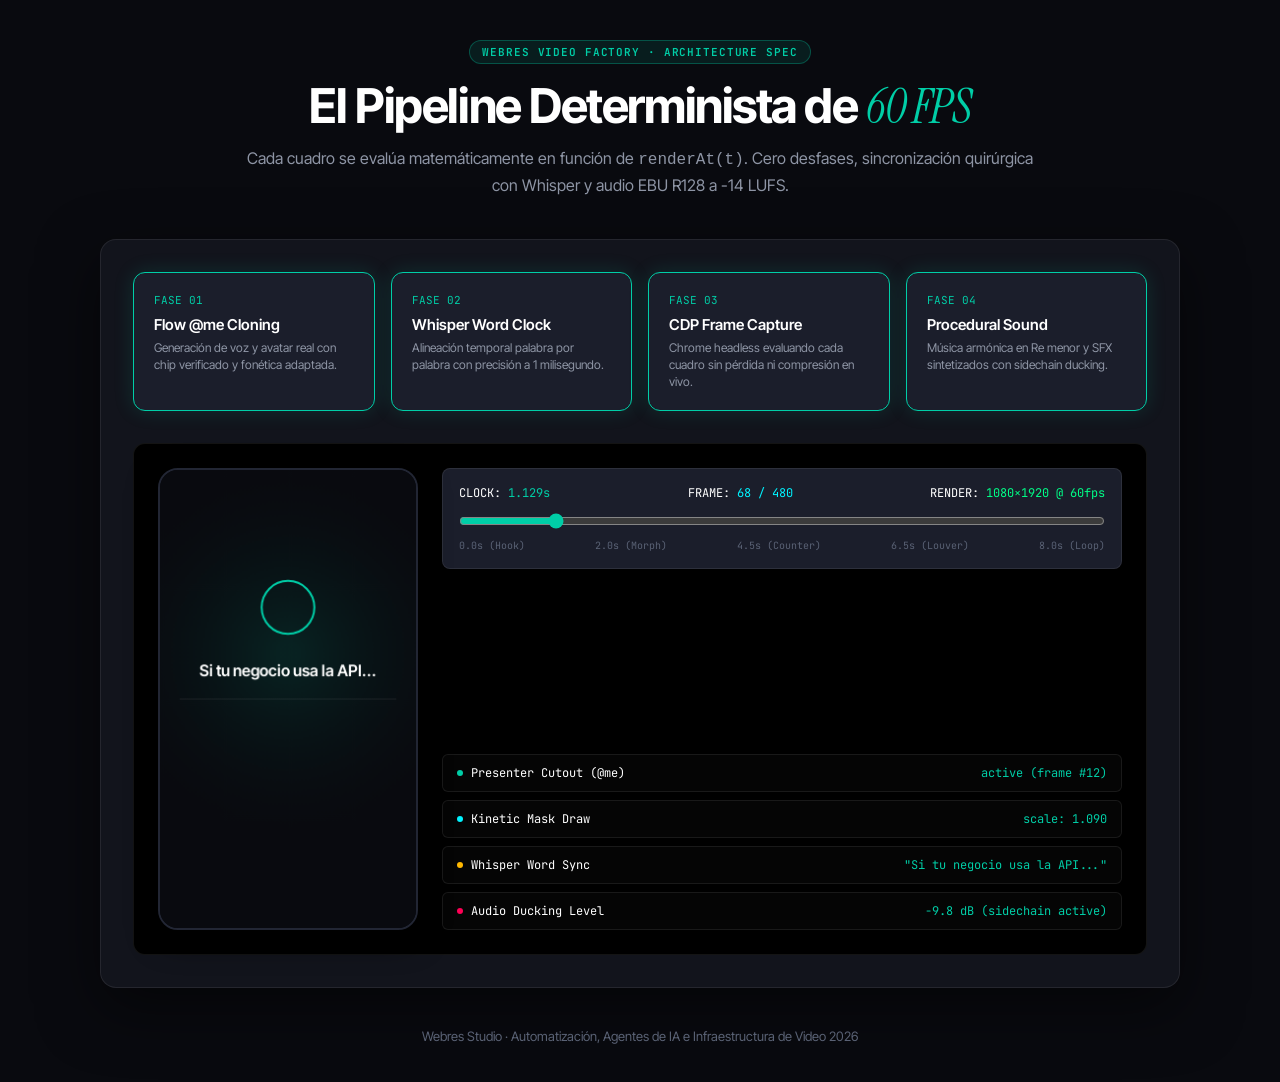
<file: docs/pipeline_visualizer.html>
<!DOCTYPE html>
<html lang="es">
<head>
  <meta charset="UTF-8">
  <meta name="viewport" content="width=device-width, initial-scale=1.0">
  <title>WVF Architecture & Pipeline Visualizer — Webres Studio</title>
  <link rel="preconnect" href="https://fonts.googleapis.com">
  <link rel="preconnect" href="https://fonts.gstatic.com" crossorigin>
  <link href="https://fonts.googleapis.com/css2?family=Instrument+Serif:ital@0;1&family=Inter+Tight:wght@400;500;600;700;800&family=JetBrains+Mono:wght@400;500;700&display=swap" rel="stylesheet">
  <style>
    :root {
      --bg: #090A0F;
      --surface: #12141C;
      --surface-elevated: #1B1E2B;
      --border: rgba(255, 255, 255, 0.08);
      --border-accent: rgba(0, 206, 167, 0.3);
      --teal: #00CEA7;
      --cyan: #00F2FE;
      --text-main: #FFFFFF;
      --text-muted: #8E95A5;
      --text-sub: #5A6275;
      --serif: "Instrument Serif", Georgia, serif;
      --sans: "Inter Tight", -apple-system, sans-serif;
      --mono: "JetBrains Mono", monospace;
    }

    * { box-sizing: border-box; margin: 0; padding: 0; }
    body {
      background: var(--bg);
      color: var(--text-main);
      font-family: var(--sans);
      min-height: 100vh;
      display: flex;
      flex-direction: column;
      align-items: center;
      padding: 40px 20px;
      overflow-x: hidden;
    }

    header {
      text-align: center;
      max-width: 800px;
      margin-bottom: 40px;
    }

    .badge {
      display: inline-flex;
      align-items: center;
      gap: 6px;
      padding: 4px 12px;
      border-radius: 999px;
      background: rgba(0, 206, 167, 0.1);
      border: 1px solid var(--border-accent);
      color: var(--teal);
      font-size: 11px;
      font-family: var(--mono);
      font-weight: 600;
      text-transform: uppercase;
      letter-spacing: 0.08em;
      margin-bottom: 16px;
    }

    h1 {
      font-size: clamp(32px, 5vw, 48px);
      font-weight: 700;
      letter-spacing: -0.03em;
      line-height: 1.1;
      margin-bottom: 12px;
    }

    h1 em {
      font-family: var(--serif);
      font-style: italic;
      font-weight: 400;
      color: var(--teal);
    }

    p.lead {
      color: var(--text-muted);
      font-size: 16px;
      line-height: 1.6;
    }

    .pipeline-container {
      width: 100%;
      max-width: 1080px;
      background: var(--surface);
      border: 1px solid var(--border);
      border-radius: 16px;
      padding: 32px;
      display: grid;
      grid-template-columns: 1fr;
      gap: 32px;
      box-shadow: 0 20px 60px rgba(0, 0, 0, 0.5);
    }

    /* Track steps */
    .steps-grid {
      display: grid;
      grid-template-columns: repeat(auto-fit, minmax(200px, 1fr));
      gap: 16px;
    }

    .step-card {
      background: var(--surface-elevated);
      border: 1px solid var(--border);
      border-radius: 12px;
      padding: 20px;
      position: relative;
      transition: all 0.3s cubic-bezier(0.16, 1, 0.3, 1);
    }

    .step-card.active {
      border-color: var(--teal);
      box-shadow: 0 0 20px rgba(0, 206, 167, 0.15);
    }

    .step-num {
      font-family: var(--mono);
      font-size: 11px;
      color: var(--teal);
      margin-bottom: 8px;
    }

    .step-title {
      font-size: 15px;
      font-weight: 600;
      margin-bottom: 6px;
    }

    .step-desc {
      font-size: 12px;
      color: var(--text-muted);
      line-height: 1.4;
    }

    /* Live Scrubber Engine Demo */
    .engine-demo {
      background: #000;
      border: 1px solid var(--border);
      border-radius: 12px;
      padding: 24px;
      display: grid;
      grid-template-columns: 260px 1fr;
      gap: 24px;
    }

    .mock-phone {
      width: 260px;
      height: 462px;
      background: #08090E;
      border-radius: 20px;
      border: 2px solid #222634;
      position: relative;
      overflow: hidden;
      display: flex;
      flex-direction: column;
      align-items: center;
      justify-content: center;
      box-shadow: 0 10px 30px rgba(0, 0, 0, 0.8);
    }

    .phone-canvas {
      width: 100%;
      height: 100%;
      position: absolute;
      top: 0; left: 0;
    }

    .engine-controls {
      display: flex;
      flex-direction: column;
      justify-content: space-between;
    }

    .scrubber-zone {
      background: var(--surface-elevated);
      border: 1px solid var(--border);
      border-radius: 8px;
      padding: 16px;
    }

    .scrubber-header {
      display: flex;
      justify-content: space-between;
      font-family: var(--mono);
      font-size: 12px;
      margin-bottom: 12px;
    }

    input[type=range] {
      width: 100%;
      accent-color: var(--teal);
      cursor: pointer;
    }

    .timeline-ticks {
      display: flex;
      justify-content: space-between;
      font-family: var(--mono);
      font-size: 10px;
      color: var(--text-sub);
      margin-top: 6px;
    }

    .layer-list {
      display: flex;
      flex-direction: column;
      gap: 8px;
      margin-top: 16px;
    }

    .layer-row {
      display: flex;
      align-items: center;
      justify-content: space-between;
      padding: 10px 14px;
      border-radius: 6px;
      background: rgba(255, 255, 255, 0.02);
      border: 1px solid var(--border);
      font-size: 12px;
      font-family: var(--mono);
    }

    .layer-name {
      display: flex;
      align-items: center;
      gap: 8px;
    }

    .layer-dot {
      width: 6px;
      height: 6px;
      border-radius: 50%;
      background: var(--teal);
    }

    .layer-val {
      color: var(--teal);
    }

    footer {
      margin-top: 40px;
      color: var(--text-sub);
      font-size: 13px;
      text-align: center;
    }
  </style>
</head>
<body>

  <header>
    <div class="badge">Webres Video Factory · Architecture Spec</div>
    <h1>El Pipeline Determinista de <em>60 FPS</em></h1>
    <p class="lead">
      Cada cuadro se evalúa matemáticamente en función de <code>renderAt(t)</code>.
      Cero desfases, sincronización quirúrgica con Whisper y audio EBU R128 a -14 LUFS.
    </p>
  </header>

  <div class="pipeline-container">
    
    <!-- 4 Key Steps -->
    <div class="steps-grid">
      <div class="step-card active">
        <div class="step-num">FASE 01</div>
        <div class="step-title">Flow @me Cloning</div>
        <div class="step-desc">Generación de voz y avatar real con chip verificado y fonética adaptada.</div>
      </div>
      <div class="step-card active">
        <div class="step-num">FASE 02</div>
        <div class="step-title">Whisper Word Clock</div>
        <div class="step-desc">Alineación temporal palabra por palabra con precisión a 1 milisegundo.</div>
      </div>
      <div class="step-card active">
        <div class="step-num">FASE 03</div>
        <div class="step-title">CDP Frame Capture</div>
        <div class="step-desc">Chrome headless evaluando cada cuadro sin pérdida ni compresión en vivo.</div>
      </div>
      <div class="step-card active">
        <div class="step-num">FASE 04</div>
        <div class="step-title">Procedural Sound</div>
        <div class="step-desc">Música armónica en Re menor y SFX sintetizados con sidechain ducking.</div>
      </div>
    </div>

    <!-- Live Scrubber Engine Demo -->
    <div class="engine-demo">
      <div class="mock-phone">
        <canvas id="canvas" class="phone-canvas" width="260" height="462"></canvas>
      </div>

      <div class="engine-controls">
        <div class="scrubber-zone">
          <div class="scrubber-header">
            <span>CLOCK: <span id="time-display" style="color:var(--teal)">0.000s</span></span>
            <span>FRAME: <span id="frame-display" style="color:var(--cyan)">0 / 480</span></span>
            <span>RENDER: <span style="color:#00FF88">1080×1920 @ 60fps</span></span>
          </div>
          <input type="range" id="scrubber" min="0" max="8" step="0.016666" value="0">
          <div class="timeline-ticks">
            <span>0.0s (Hook)</span>
            <span>2.0s (Morph)</span>
            <span>4.5s (Counter)</span>
            <span>6.5s (Louver)</span>
            <span>8.0s (Loop)</span>
          </div>
        </div>

        <div class="layer-list">
          <div class="layer-row">
            <div class="layer-name"><span class="layer-dot"></span><span>Presenter Cutout (@me)</span></div>
            <span class="layer-val" id="val-pres">active (frame #12)</span>
          </div>
          <div class="layer-row">
            <div class="layer-name"><span class="layer-dot" style="background:var(--cyan)"></span><span>Kinetic Mask Draw</span></div>
            <span class="layer-val" id="val-mask">scale: 1.000</span>
          </div>
          <div class="layer-row">
            <div class="layer-name"><span class="layer-dot" style="background:#FFB800"></span><span>Whisper Word Sync</span></div>
            <span class="layer-val" id="val-word">"cuestan" (t=4.21s)</span>
          </div>
          <div class="layer-row">
            <div class="layer-name"><span class="layer-dot" style="background:#FF0055"></span><span>Audio Ducking Level</span></div>
            <span class="layer-val" id="val-duck">-9.6 dB (sidechain active)</span>
          </div>
        </div>
      </div>
    </div>

  </div>

  <footer>
    Webres Studio · Automatización, Agentes de IA e Infraestructura de Video 2026
  </footer>

  <script>
    const canvas = document.getElementById('canvas');
    const ctx = canvas.getContext('2d');
    const scrubber = document.getElementById('scrubber');
    const timeDisplay = document.getElementById('time-display');
    const frameDisplay = document.getElementById('frame-display');
    const valMask = document.getElementById('val-mask');
    const valWord = document.getElementById('val-word');
    const valDuck = document.getElementById('val-duck');

    function renderAt(t) {
      const W = canvas.width;
      const H = canvas.height;
      ctx.fillStyle = '#090A0F';
      ctx.fillRect(0, 0, W, H);

      // Radial background
      const rad = ctx.createRadialGradient(W/2, H*0.4, 10, W/2, H*0.4, W*0.8);
      rad.addColorStop(0, 'rgba(0, 206, 167, 0.12)');
      rad.addColorStop(1, 'rgba(9, 10, 15, 0)');
      ctx.fillStyle = rad;
      ctx.fillRect(0, 0, W, H);

      // Kinetic lines
      ctx.strokeStyle = 'rgba(255, 255, 255, 0.08)';
      ctx.lineWidth = 1;
      ctx.beginPath();
      ctx.moveTo(20, H*0.5);
      ctx.lineTo(W-20, H*0.5);
      ctx.stroke();

      // Animate word reveal
      ctx.fillStyle = '#FFFFFF';
      ctx.font = '600 16px "Inter Tight", sans-serif';
      ctx.textAlign = 'center';
      
      let word = "Si tu negocio usa la API...";
      if (t > 2.0 && t <= 4.0) word = "Cada respuesta cuenta";
      else if (t > 4.0 && t <= 6.0) word = "5 FORMAS DE AHORRAR";
      else if (t > 6.0) word = "Webres Studio";

      ctx.fillText(word, W/2, H*0.45);

      // Emblem blossom effect
      const p = Math.min(1, Math.max(0, (t % 2.5) / 2.5));
      ctx.strokeStyle = '#00CEA7';
      ctx.lineWidth = 2;
      ctx.beginPath();
      ctx.arc(W/2, H*0.3, 20 + p * 15, 0, Math.PI * 2);
      ctx.stroke();

      // Values update
      timeDisplay.innerText = t.toFixed(3) + 's';
      frameDisplay.innerText = Math.round(t * 60) + ' / 480';
      valMask.innerText = 'scale: ' + (1 + p * 0.2).toFixed(3);
      valWord.innerText = '"' + word + '"';
      valDuck.innerText = (t > 0.5 && t < 7.0) ? '-9.8 dB (sidechain active)' : '0.0 dB (idle)';
    }

    scrubber.addEventListener('input', (e) => {
      renderAt(parseFloat(e.target.value));
    });

    // Auto loop playback
    let autoPlay = true;
    let curr = 0;
    function loop() {
      if (autoPlay) {
        curr = (curr + 0.0166) % 8.0;
        scrubber.value = curr;
        renderAt(curr);
      }
      requestAnimationFrame(loop);
    }
    canvas.addEventListener('click', () => { autoPlay = !autoPlay; });
    renderAt(0);
    loop();
  </script>
</body>
</html>
</file>
